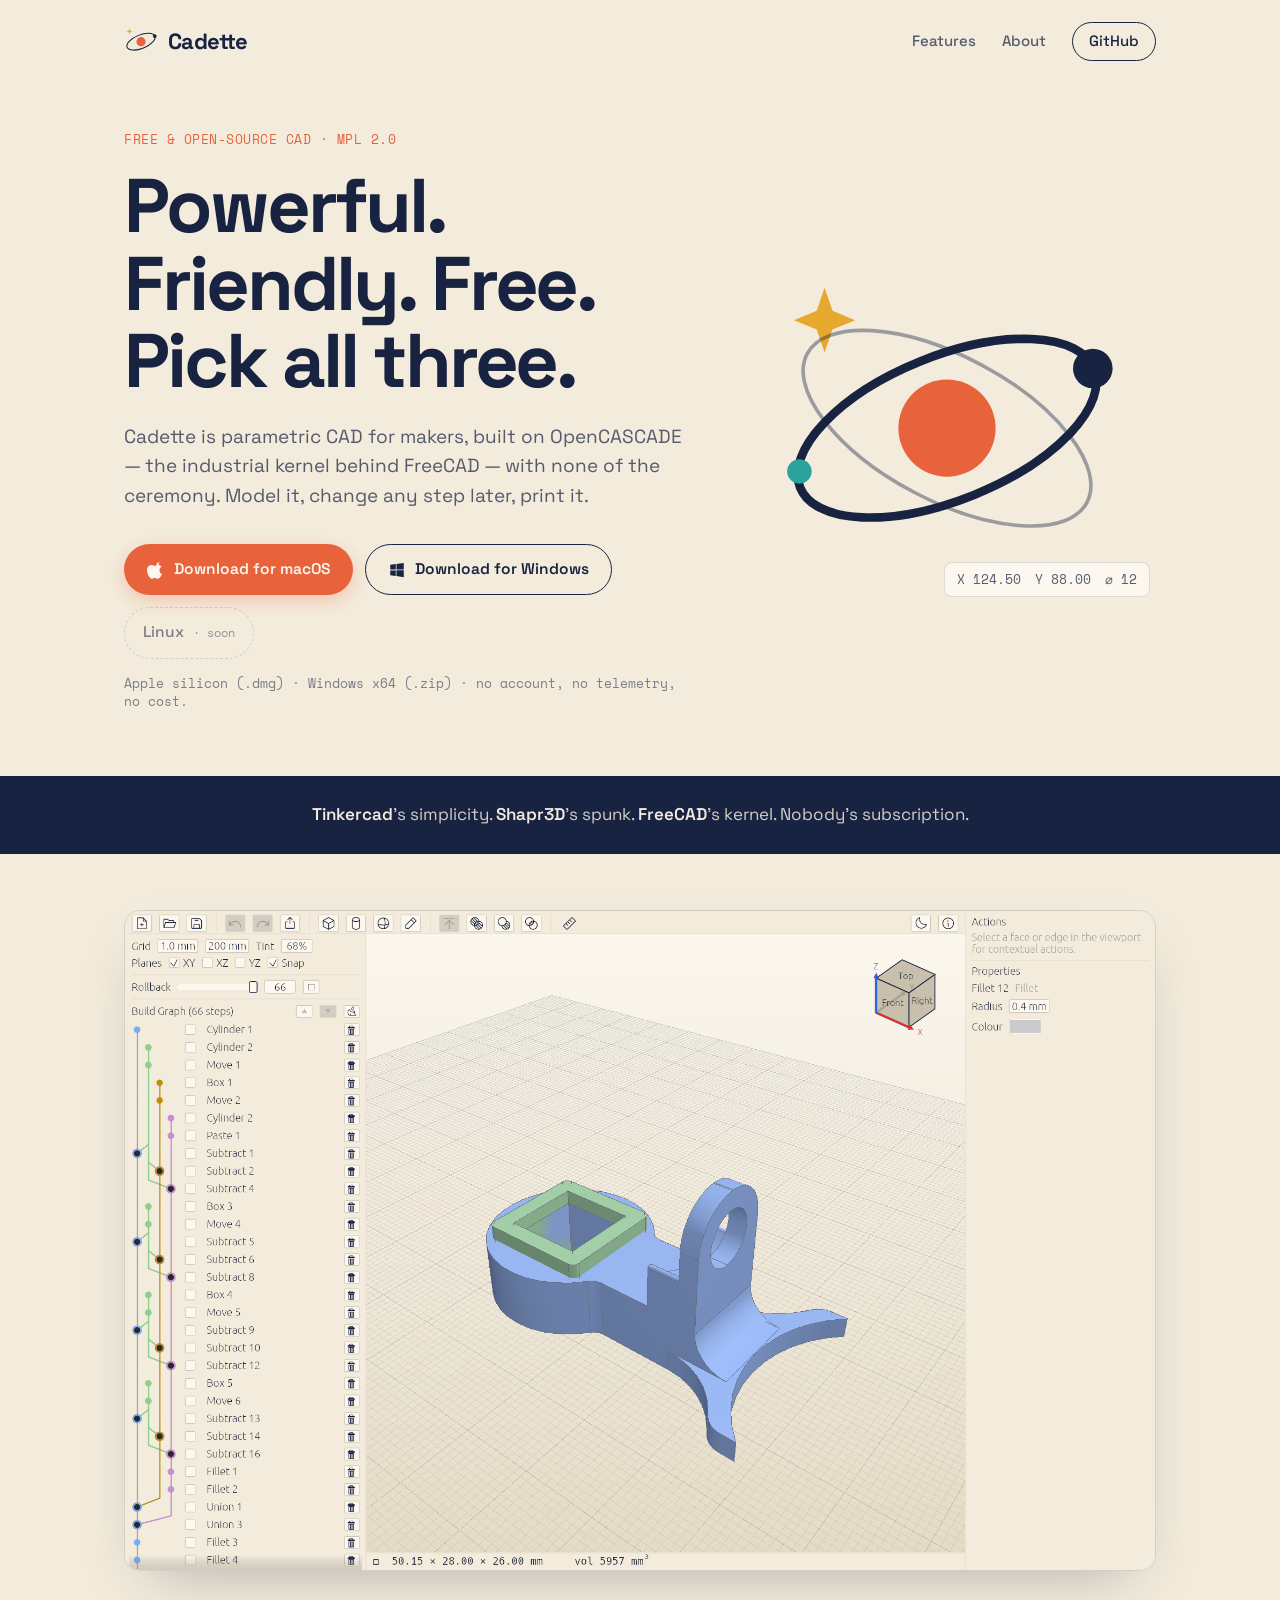
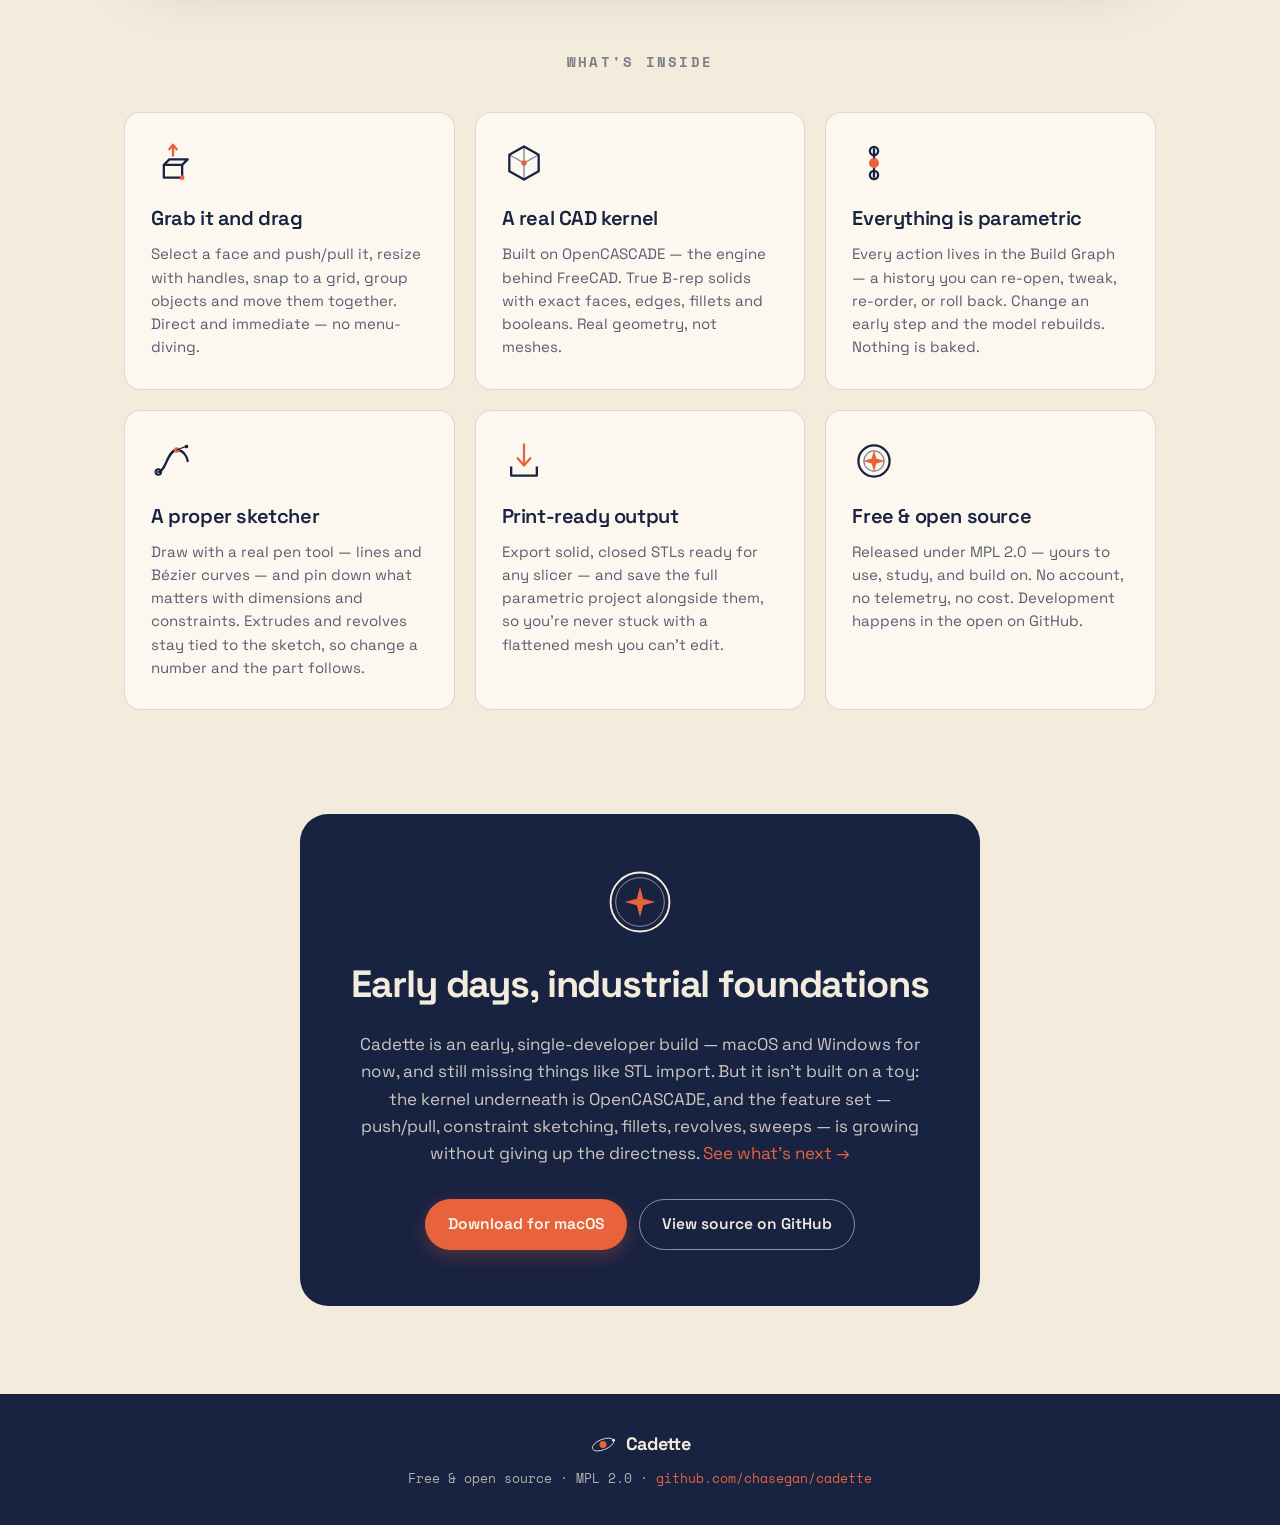
<file: docs/index.html>
<!DOCTYPE html>
<html lang="en">
<head>
  <meta charset="utf-8">
  <meta name="viewport" content="width=device-width, initial-scale=1">
  <title>Cadette — Free, open-source CAD for 3D printing</title>
  <meta name="description" content="Cadette is free, open-source parametric CAD for 3D printing. Powerful, friendly, and free — on a real B-rep kernel. Editable models, clean STL export.">

  <!-- Open Graph / social -->
  <meta property="og:type" content="website">
  <meta property="og:title" content="Cadette — Free, open-source CAD for 3D printing">
  <meta property="og:description" content="The directness of Tinkercad, on a real CAD kernel. Sketch, constrain, build — then export print-ready STLs.">
  <meta property="og:url" content="https://cadette.org">
  <meta name="twitter:card" content="summary">

  <link rel="icon" href="favicon.svg" type="image/svg+xml">

  <link rel="preconnect" href="https://fonts.googleapis.com">
  <link rel="preconnect" href="https://fonts.gstatic.com" crossorigin>
  <link href="https://fonts.googleapis.com/css2?family=Space+Grotesk:wght@400;500;600;700&family=Space+Mono:wght@400;700&display=swap" rel="stylesheet">

  <link rel="stylesheet" href="styles.css">
</head>
<body>

  <!-- ============================ HEADER ============================ -->
  <header class="site-header">
    <a class="brand" href="/" aria-label="Cadette home">
      <svg class="brand-mark" viewBox="0 0 100 100" width="34" height="34" aria-hidden="true">
        <path d="M16 13 L18.2 19.4 L24.5 22 L18.2 24.6 L16 31 L13.8 24.6 L7.5 22 L13.8 19.4 Z" fill="#E6A92E"></path>
        <ellipse cx="50" cy="52" rx="44" ry="20" fill="none" stroke="#182241" stroke-width="3" transform="rotate(-22 50 52)"></ellipse>
        <circle cx="50" cy="52" r="13.5" fill="#E8633C"></circle>
        <circle cx="90.5" cy="35.4" r="5.5" fill="#182241"></circle>
      </svg>
      <span class="brand-word">Cadette</span>
    </a>
    <nav class="site-nav">
      <a href="#features">Features</a>
      <a href="#about">About</a>
      <a class="nav-cta" href="https://github.com/chasegan/cadette" rel="noopener">GitHub</a>
    </nav>
  </header>

  <!-- ============================ HERO ============================ -->
  <main>
  <section class="hero">
    <div class="hero-copy">
      <p class="eyebrow">Free &amp; open-source CAD · MPL 2.0</p>
      <h1>Powerful. Friendly. Free.<br>Pick all three.</h1>
      <p class="lede">
        Cadette is parametric CAD for makers, built on OpenCASCADE — the industrial
        kernel behind FreeCAD — with none of the ceremony. Model it, change any step
        later, print it.
      </p>

      <div class="downloads">
        <a class="btn btn-primary" href="https://github.com/chasegan/cadette/releases/latest/download/cadette-macos-arm64.dmg" rel="noopener">
          <svg viewBox="0 0 24 24" width="18" height="18" aria-hidden="true" fill="currentColor"><path d="M16.5 1.7c0 1.1-.4 2.1-1.2 3-.8.9-1.8 1.5-2.9 1.4-.1-1.1.4-2.2 1.1-3 .8-.9 2-1.5 3-1.4zM20 17.3c-.5 1.2-.8 1.8-1.5 2.9-1 1.5-2.4 3.4-4.1 3.4-1.5 0-1.9-1-4-1-2 0-2.5 1-4 1-1.7 0-3-1.7-4-3.2-2.8-4.3-3.1-9.3-1.4-12 1.2-1.9 3.1-3 4.9-3 1.8 0 3 1 4.5 1 1.5 0 2.4-1 4.5-1 1.6 0 3.3.9 4.5 2.4-4 2.2-3.3 7.9.1 9.5z"/></svg>
          Download for macOS
        </a>
        <a class="btn btn-ghost" href="https://github.com/chasegan/cadette/releases/latest/download/cadette-windows-x64.zip" rel="noopener">
          <svg viewBox="0 0 24 24" width="18" height="18" aria-hidden="true" fill="currentColor"><path d="M3 5.1 10.4 4v7.3H3V5.1zM3 12.7h7.4V20L3 18.9v-6.2zM11.3 3.9 21 2.5v8.8h-9.7V3.9zM21 12.2v9.3l-9.7-1.4v-7.9H21z"/></svg>
          Download for Windows
        </a>
        <div class="btn-stub-group">
          <span class="btn btn-stub" aria-disabled="true">Linux <em>· soon</em></span>
        </div>
      </div>
      <p class="dl-note">Apple silicon (.dmg) · Windows x64 (.zip) · no account, no telemetry, no cost.</p>
    </div>

    <div class="hero-art" aria-hidden="true">
      <!-- Large Orbit mark, the primary brand mark -->
      <svg class="orbit" viewBox="0 0 100 100">
        <path d="M16 13 L18.2 19.4 L24.5 22 L18.2 24.6 L16 31 L13.8 24.6 L7.5 22 L13.8 19.4 Z" fill="#E6A92E"></path>
        <ellipse cx="50" cy="52" rx="44" ry="20" fill="none" stroke="#182241" stroke-width="2.4" transform="rotate(-22 50 52)"></ellipse>
        <ellipse cx="50" cy="52" rx="44" ry="20" fill="none" stroke="#182241" stroke-width="1" opacity="0.4" transform="rotate(28 50 52)"></ellipse>
        <circle cx="50" cy="52" r="13.5" fill="#E8633C"></circle>
        <circle cx="90.5" cy="35.4" r="5.5" fill="#182241"></circle>
        <circle cx="9" cy="64" r="3.4" fill="#2BA39C"></circle>
      </svg>
      <!-- console readout, in the brand's mono voice -->
      <div class="readout"><span>X 124.50</span><span>Y 88.00</span><span>&#8960; 12</span></div>
    </div>
  </section>

  <!-- ======================= POSITIONING ======================= -->
  <section class="strip">
    <p><strong>Tinkercad</strong>'s simplicity. <strong>Shapr3D</strong>'s spunk. <strong>FreeCAD</strong>'s kernel. Nobody's subscription.</p>
  </section>

  <!-- ======================= SCREENSHOT ======================= -->
  <section class="shot" aria-label="Cadette in action">
    <img src="modeler-light.png" width="1280" height="820" loading="lazy"
         alt="The Cadette modeler: the Build Graph on the left tracing a 66-step parametric history as colored lanes, a robot gauge bracket in the 3D viewport with its live measurements in the status bar, and the fillet properties panel on the right.">
  </section>

  <!-- ========================= FEATURES ========================= -->
  <section id="features" class="features">
    <h2 class="section-title">What's inside</h2>
    <div class="grid">

      <article class="card">
        <svg class="ico" viewBox="0 0 48 48" aria-hidden="true">
          <path d="M14 26 L14 40 L34 40 L34 26" fill="none" stroke="#182241" stroke-width="2.5" stroke-linejoin="round"/>
          <path d="M14 26 L20 20 L40 20 L34 26 Z" fill="none" stroke="#182241" stroke-width="2.5" stroke-linejoin="round"/>
          <line x1="24" y1="16" x2="24" y2="5" stroke="#E8633C" stroke-width="2.5" stroke-linecap="round"/>
          <path d="M20 9 L24 4 L28 9" fill="none" stroke="#E8633C" stroke-width="2.5" stroke-linecap="round" stroke-linejoin="round"/>
          <circle cx="34" cy="40" r="2.6" fill="#E8633C"/>
        </svg>
        <h3>Grab it and drag</h3>
        <p>Select a face and push/pull it, resize with handles, snap to a grid, group objects and move them together. Direct and immediate — no menu-diving.</p>
      </article>

      <article class="card">
        <svg class="ico" viewBox="0 0 48 48" aria-hidden="true">
          <path d="M24 6 L40 15 L40 33 L24 42 L8 33 L8 15 Z" fill="none" stroke="#182241" stroke-width="2.5" stroke-linejoin="round"/>
          <path d="M24 6 L24 24 L8 15 M24 24 L40 15 M24 24 L24 42" fill="none" stroke="#182241" stroke-width="1.4" opacity="0.55"/>
          <circle cx="24" cy="24" r="3" fill="#E8633C"/>
        </svg>
        <h3>A real CAD kernel</h3>
        <p>Built on OpenCASCADE — the engine behind FreeCAD. True B-rep solids with exact faces, edges, fillets and booleans. Real geometry, not meshes.</p>
      </article>

      <article class="card">
        <svg class="ico" viewBox="0 0 48 48" aria-hidden="true">
          <line x1="24" y1="8" x2="24" y2="40" stroke="#182241" stroke-width="2.5"/>
          <circle cx="24" cy="11" r="4.5" fill="none" stroke="#182241" stroke-width="2.5"/>
          <circle cx="24" cy="24" r="5.5" fill="#E8633C"/>
          <circle cx="24" cy="37" r="4.5" fill="none" stroke="#182241" stroke-width="2.5"/>
        </svg>
        <h3>Everything is parametric</h3>
        <p>Every action lives in the Build Graph — a history you can re-open, tweak, re-order, or roll back. Change an early step and the model rebuilds. Nothing is baked.</p>
      </article>

      <article class="card">
        <svg class="ico" viewBox="0 0 48 48" aria-hidden="true">
          <path d="M8 36 C 16 36, 18 12, 28 12 S 40 24, 40 24" fill="none" stroke="#182241" stroke-width="2.5" stroke-linecap="round"/>
          <circle cx="8" cy="36" r="3" fill="none" stroke="#182241" stroke-width="2.2"/>
          <circle cx="28" cy="12" r="3" fill="#E8633C"/>
          <line x1="28" y1="12" x2="38" y2="8" stroke="#182241" stroke-width="1.4"/>
          <rect x="37" y="6.5" width="3.5" height="3.5" fill="#182241"/>
        </svg>
        <h3>A proper sketcher</h3>
        <p>Draw with a real pen tool — lines and Bézier curves — and pin down what matters with dimensions and constraints. Extrudes and revolves stay tied to the sketch, so change a number and the part follows.</p>
      </article>

      <article class="card">
        <svg class="ico" viewBox="0 0 48 48" aria-hidden="true">
          <path d="M10 30 L10 40 L38 40 L38 30" fill="none" stroke="#182241" stroke-width="2.5" stroke-linejoin="round"/>
          <line x1="24" y1="6" x2="24" y2="28" stroke="#E8633C" stroke-width="2.5" stroke-linecap="round"/>
          <path d="M17 21 L24 29 L31 21" fill="none" stroke="#E8633C" stroke-width="2.5" stroke-linecap="round" stroke-linejoin="round"/>
        </svg>
        <h3>Print-ready output</h3>
        <p>Export solid, closed STLs ready for any slicer — and save the full parametric project alongside them, so you're never stuck with a flattened mesh you can't edit.</p>
      </article>

      <article class="card">
        <svg class="ico" viewBox="0 0 48 48" aria-hidden="true">
          <circle cx="24" cy="24" r="17" fill="none" stroke="#182241" stroke-width="2.5"/>
          <circle cx="24" cy="24" r="11" fill="none" stroke="#182241" stroke-width="1.3" opacity="0.55"/>
          <path d="M24 12 L26.6 21.4 L36 24 L26.6 26.6 L24 36 L21.4 26.6 L12 24 L21.4 21.4 Z" fill="#E8633C"/>
        </svg>
        <h3>Free &amp; open source</h3>
        <p>Released under MPL 2.0 — yours to use, study, and build on. No account, no telemetry, no cost. Development happens in the open on GitHub.</p>
      </article>

    </div>
  </section>

  <!-- ========================== ABOUT ========================== -->
  <section id="about" class="about">
    <div class="about-inner">
      <svg class="about-mark" viewBox="0 0 100 100" aria-hidden="true">
        <circle cx="50" cy="50" r="46" fill="none" stroke="#F3ECDC" stroke-width="3"></circle>
        <circle cx="50" cy="50" r="38" fill="none" stroke="#F3ECDC" stroke-width="1.4" opacity="0.6"></circle>
        <path d="M50 26 L55 45 L74 50 L55 55 L50 74 L45 55 L26 50 L45 45 Z" fill="#E8633C"></path>
      </svg>
      <h2>Early days, industrial foundations</h2>
      <p>
        Cadette is an early, single-developer build — macOS and Windows for now, and still
        missing things like STL import. But it isn't built on a toy: the kernel
        underneath is OpenCASCADE, and the feature set — push/pull, constraint
        sketching, fillets, revolves, sweeps — is growing without giving up the
        directness. <a href="https://github.com/chasegan/cadette/issues" rel="noopener">See what's next&nbsp;→</a>
      </p>
      <div class="about-cta">
        <a class="btn btn-primary" href="https://github.com/chasegan/cadette/releases/latest/download/cadette-macos-arm64.dmg" rel="noopener">Download for macOS</a>
        <a class="btn btn-ghost" href="https://github.com/chasegan/cadette" rel="noopener">View source on GitHub</a>
      </div>
    </div>
  </section>
  </main>

  <!-- ========================== FOOTER ========================== -->
  <footer class="site-footer">
    <div class="foot-brand">
      <svg viewBox="0 0 100 100" width="26" height="26" aria-hidden="true">
        <ellipse cx="50" cy="52" rx="44" ry="20" fill="none" stroke="#F3ECDC" stroke-width="3" transform="rotate(-22 50 52)"></ellipse>
        <circle cx="50" cy="52" r="13.5" fill="#E8633C"></circle>
        <circle cx="90.5" cy="35.4" r="5.5" fill="#F3ECDC"></circle>
      </svg>
      <span>Cadette</span>
    </div>
    <p class="foot-meta">
      Free &amp; open source · MPL 2.0 ·
      <a href="https://github.com/chasegan/cadette" rel="noopener">github.com/chasegan/cadette</a>
    </p>
  </footer>

</body>
</html>
</file>
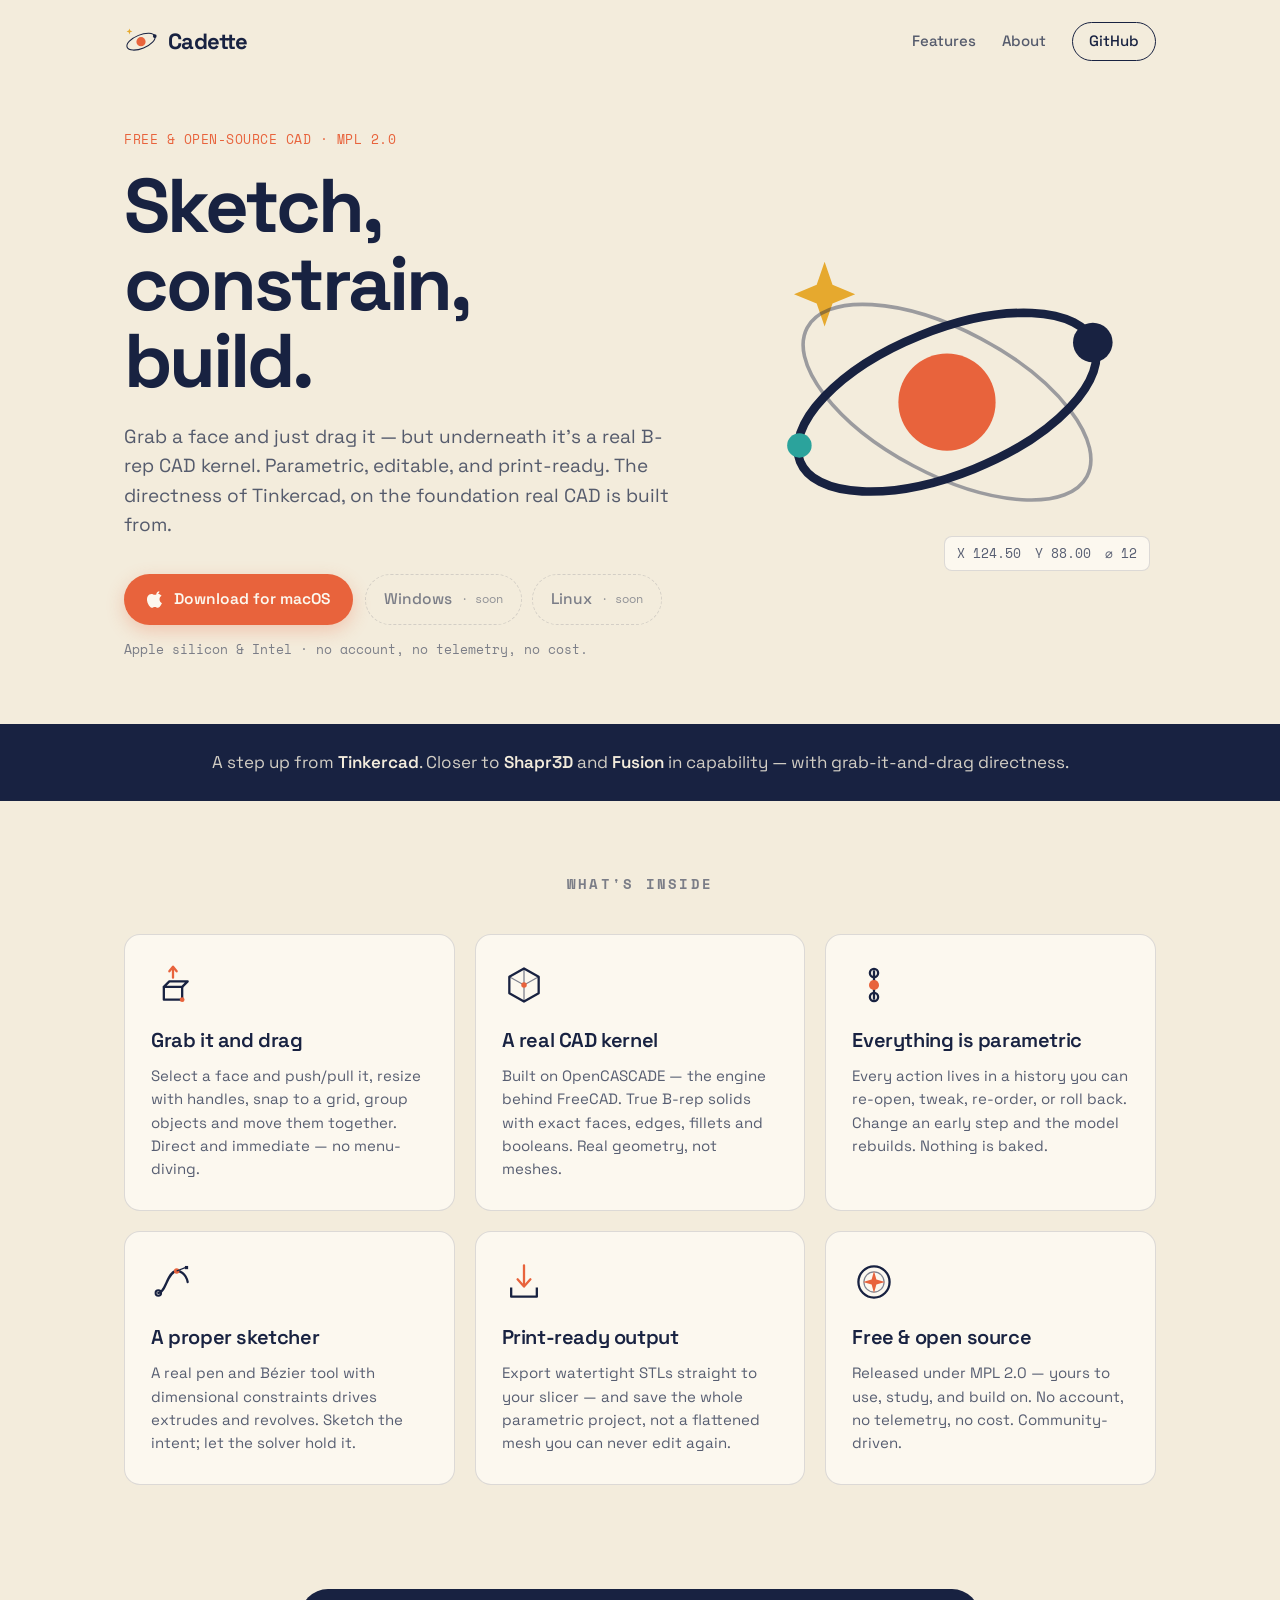
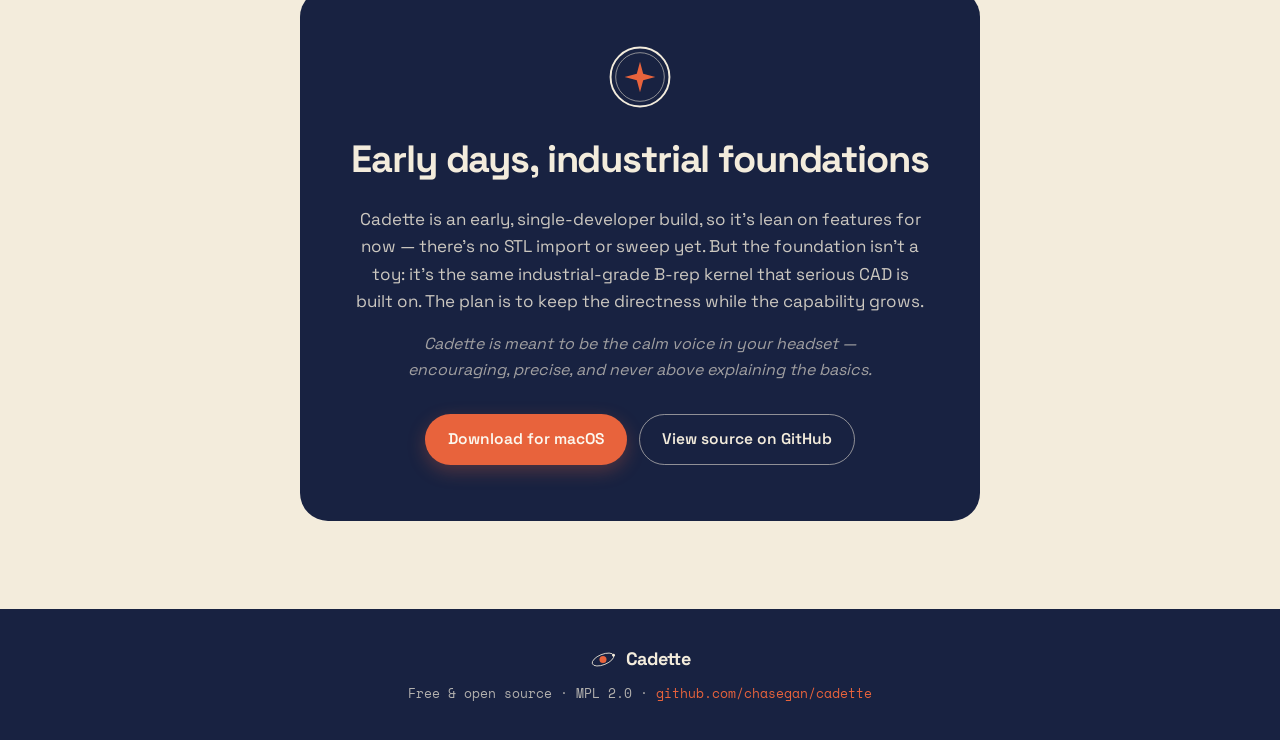
<file: site/index.html>
<!DOCTYPE html>
<html lang="en">
<head>
  <meta charset="utf-8">
  <meta name="viewport" content="width=device-width, initial-scale=1">
  <title>Cadette — Free, open-source CAD for 3D printing</title>
  <meta name="description" content="Cadette is free, open-source CAD that turns your ideas into print-ready STLs. Grab a face and drag — on a real B-rep CAD kernel. Parametric, editable, print-ready.">

  <!-- Open Graph / social -->
  <meta property="og:type" content="website">
  <meta property="og:title" content="Cadette — Free, open-source CAD for 3D printing">
  <meta property="og:description" content="The directness of Tinkercad, on a real CAD kernel. Sketch, constrain, build — then export print-ready STLs.">
  <meta property="og:url" content="https://cadette.org">
  <meta name="twitter:card" content="summary_large_image">

  <link rel="icon" href="favicon.svg" type="image/svg+xml">

  <link rel="preconnect" href="https://fonts.googleapis.com">
  <link rel="preconnect" href="https://fonts.gstatic.com" crossorigin>
  <link href="https://fonts.googleapis.com/css2?family=Space+Grotesk:wght@400;500;600;700&family=Space+Mono:wght@400;700&display=swap" rel="stylesheet">

  <link rel="stylesheet" href="styles.css">
</head>
<body>

  <!-- ============================ HEADER ============================ -->
  <header class="site-header">
    <a class="brand" href="/" aria-label="Cadette home">
      <svg class="brand-mark" viewBox="0 0 100 100" width="34" height="34" aria-hidden="true">
        <path d="M16 13 L18.2 19.4 L24.5 22 L18.2 24.6 L16 31 L13.8 24.6 L7.5 22 L13.8 19.4 Z" fill="#E6A92E"></path>
        <ellipse cx="50" cy="52" rx="44" ry="20" fill="none" stroke="#182241" stroke-width="3" transform="rotate(-22 50 52)"></ellipse>
        <circle cx="50" cy="52" r="13.5" fill="#E8633C"></circle>
        <circle cx="90.5" cy="35.4" r="5.5" fill="#182241"></circle>
      </svg>
      <span class="brand-word">Cadette</span>
    </a>
    <nav class="site-nav">
      <a href="#features">Features</a>
      <a href="#about">About</a>
      <a class="nav-cta" href="https://github.com/chasegan/cadette" rel="noopener">GitHub</a>
    </nav>
  </header>

  <!-- ============================ HERO ============================ -->
  <main>
  <section class="hero">
    <div class="hero-copy">
      <p class="eyebrow">Free &amp; open-source CAD · MPL 2.0</p>
      <h1>Sketch, constrain,<br>build.</h1>
      <p class="lede">
        Grab a face and just drag it — but underneath it's a real B-rep CAD kernel.
        Parametric, editable, and print-ready. The directness of Tinkercad, on the
        foundation real CAD is built from.
      </p>

      <div class="downloads">
        <a class="btn btn-primary" href="https://github.com/chasegan/cadette/releases/latest/download/Cadette-macOS.dmg" rel="noopener">
          <svg viewBox="0 0 24 24" width="18" height="18" aria-hidden="true" fill="currentColor"><path d="M16.5 1.7c0 1.1-.4 2.1-1.2 3-.8.9-1.8 1.5-2.9 1.4-.1-1.1.4-2.2 1.1-3 .8-.9 2-1.5 3-1.4zM20 17.3c-.5 1.2-.8 1.8-1.5 2.9-1 1.5-2.4 3.4-4.1 3.4-1.5 0-1.9-1-4-1-2 0-2.5 1-4 1-1.7 0-3-1.7-4-3.2-2.8-4.3-3.1-9.3-1.4-12 1.2-1.9 3.1-3 4.9-3 1.8 0 3 1 4.5 1 1.5 0 2.4-1 4.5-1 1.6 0 3.3.9 4.5 2.4-4 2.2-3.3 7.9.1 9.5z"/></svg>
          Download for macOS
        </a>
        <div class="btn-stub-group">
          <span class="btn btn-stub" aria-disabled="true">Windows <em>· soon</em></span>
          <span class="btn btn-stub" aria-disabled="true">Linux <em>· soon</em></span>
        </div>
      </div>
      <p class="dl-note">Apple silicon &amp; Intel · no account, no telemetry, no cost.</p>
    </div>

    <div class="hero-art" aria-hidden="true">
      <!-- Large Orbit mark, the primary brand mark -->
      <svg class="orbit" viewBox="0 0 100 100">
        <path d="M16 13 L18.2 19.4 L24.5 22 L18.2 24.6 L16 31 L13.8 24.6 L7.5 22 L13.8 19.4 Z" fill="#E6A92E"></path>
        <ellipse cx="50" cy="52" rx="44" ry="20" fill="none" stroke="#182241" stroke-width="2.4" transform="rotate(-22 50 52)"></ellipse>
        <ellipse cx="50" cy="52" rx="44" ry="20" fill="none" stroke="#182241" stroke-width="1" opacity="0.4" transform="rotate(28 50 52)"></ellipse>
        <circle cx="50" cy="52" r="13.5" fill="#E8633C"></circle>
        <circle cx="90.5" cy="35.4" r="5.5" fill="#182241"></circle>
        <circle cx="9" cy="64" r="3.4" fill="#2BA39C"></circle>
      </svg>
      <!-- console readout, in the brand's mono voice -->
      <div class="readout"><span>X 124.50</span><span>Y 88.00</span><span>&#8960; 12</span></div>
    </div>
  </section>

  <!-- ======================= POSITIONING ======================= -->
  <section class="strip">
    <p>A step up from <strong>Tinkercad</strong>. Closer to <strong>Shapr3D</strong> and <strong>Fusion</strong> in capability — with grab-it-and-drag directness.</p>
  </section>

  <!-- ========================= FEATURES ========================= -->
  <section id="features" class="features">
    <h2 class="section-title">What's inside</h2>
    <div class="grid">

      <article class="card">
        <svg class="ico" viewBox="0 0 48 48" aria-hidden="true">
          <path d="M14 26 L14 40 L34 40 L34 26" fill="none" stroke="#182241" stroke-width="2.5" stroke-linejoin="round"/>
          <path d="M14 26 L20 20 L40 20 L34 26 Z" fill="none" stroke="#182241" stroke-width="2.5" stroke-linejoin="round"/>
          <line x1="24" y1="16" x2="24" y2="5" stroke="#E8633C" stroke-width="2.5" stroke-linecap="round"/>
          <path d="M20 9 L24 4 L28 9" fill="none" stroke="#E8633C" stroke-width="2.5" stroke-linecap="round" stroke-linejoin="round"/>
          <circle cx="34" cy="40" r="2.6" fill="#E8633C"/>
        </svg>
        <h3>Grab it and drag</h3>
        <p>Select a face and push/pull it, resize with handles, snap to a grid, group objects and move them together. Direct and immediate — no menu-diving.</p>
      </article>

      <article class="card">
        <svg class="ico" viewBox="0 0 48 48" aria-hidden="true">
          <path d="M24 6 L40 15 L40 33 L24 42 L8 33 L8 15 Z" fill="none" stroke="#182241" stroke-width="2.5" stroke-linejoin="round"/>
          <path d="M24 6 L24 24 L8 15 M24 24 L40 15 M24 24 L24 42" fill="none" stroke="#182241" stroke-width="1.4" opacity="0.55"/>
          <circle cx="24" cy="24" r="3" fill="#E8633C"/>
        </svg>
        <h3>A real CAD kernel</h3>
        <p>Built on OpenCASCADE — the engine behind FreeCAD. True B-rep solids with exact faces, edges, fillets and booleans. Real geometry, not meshes.</p>
      </article>

      <article class="card">
        <svg class="ico" viewBox="0 0 48 48" aria-hidden="true">
          <line x1="24" y1="8" x2="24" y2="40" stroke="#182241" stroke-width="2.5"/>
          <circle cx="24" cy="11" r="4.5" fill="none" stroke="#182241" stroke-width="2.5"/>
          <circle cx="24" cy="24" r="5.5" fill="#E8633C"/>
          <circle cx="24" cy="37" r="4.5" fill="none" stroke="#182241" stroke-width="2.5"/>
        </svg>
        <h3>Everything is parametric</h3>
        <p>Every action lives in a history you can re-open, tweak, re-order, or roll back. Change an early step and the model rebuilds. Nothing is baked.</p>
      </article>

      <article class="card">
        <svg class="ico" viewBox="0 0 48 48" aria-hidden="true">
          <path d="M8 36 C 16 36, 18 12, 28 12 S 40 24, 40 24" fill="none" stroke="#182241" stroke-width="2.5" stroke-linecap="round"/>
          <circle cx="8" cy="36" r="3" fill="none" stroke="#182241" stroke-width="2.2"/>
          <circle cx="28" cy="12" r="3" fill="#E8633C"/>
          <line x1="28" y1="12" x2="38" y2="8" stroke="#182241" stroke-width="1.4"/>
          <rect x="37" y="6.5" width="3.5" height="3.5" fill="#182241"/>
        </svg>
        <h3>A proper sketcher</h3>
        <p>A real pen and Bézier tool with dimensional constraints drives extrudes and revolves. Sketch the intent; let the solver hold it.</p>
      </article>

      <article class="card">
        <svg class="ico" viewBox="0 0 48 48" aria-hidden="true">
          <path d="M10 30 L10 40 L38 40 L38 30" fill="none" stroke="#182241" stroke-width="2.5" stroke-linejoin="round"/>
          <line x1="24" y1="6" x2="24" y2="28" stroke="#E8633C" stroke-width="2.5" stroke-linecap="round"/>
          <path d="M17 21 L24 29 L31 21" fill="none" stroke="#E8633C" stroke-width="2.5" stroke-linecap="round" stroke-linejoin="round"/>
        </svg>
        <h3>Print-ready output</h3>
        <p>Export watertight STLs straight to your slicer — and save the whole parametric project, not a flattened mesh you can never edit again.</p>
      </article>

      <article class="card">
        <svg class="ico" viewBox="0 0 48 48" aria-hidden="true">
          <circle cx="24" cy="24" r="17" fill="none" stroke="#182241" stroke-width="2.5"/>
          <circle cx="24" cy="24" r="11" fill="none" stroke="#182241" stroke-width="1.3" opacity="0.55"/>
          <path d="M24 12 L26.6 21.4 L36 24 L26.6 26.6 L24 36 L21.4 26.6 L12 24 L21.4 21.4 Z" fill="#E8633C"/>
        </svg>
        <h3>Free &amp; open source</h3>
        <p>Released under MPL 2.0 — yours to use, study, and build on. No account, no telemetry, no cost. Community-driven.</p>
      </article>

    </div>
  </section>

  <!-- ========================== ABOUT ========================== -->
  <section id="about" class="about">
    <div class="about-inner">
      <svg class="about-mark" viewBox="0 0 100 100" aria-hidden="true">
        <circle cx="50" cy="50" r="46" fill="none" stroke="#F3ECDC" stroke-width="3"></circle>
        <circle cx="50" cy="50" r="38" fill="none" stroke="#F3ECDC" stroke-width="1.4" opacity="0.6"></circle>
        <path d="M50 26 L55 45 L74 50 L55 55 L50 74 L45 55 L26 50 L45 45 Z" fill="#E8633C"></path>
      </svg>
      <h2>Early days, industrial foundations</h2>
      <p>
        Cadette is an early, single-developer build, so it's lean on features for now —
        there's no STL import or sweep yet. But the foundation isn't a toy: it's the same
        industrial-grade B-rep kernel that serious CAD is built on. The plan is to keep the
        directness while the capability grows.
      </p>
      <p class="voice">
        Cadette is meant to be the calm voice in your headset — encouraging, precise, and
        never above explaining the basics.
      </p>
      <div class="about-cta">
        <a class="btn btn-primary" href="https://github.com/chasegan/cadette/releases/latest/download/Cadette-macOS.dmg" rel="noopener">Download for macOS</a>
        <a class="btn btn-ghost" href="https://github.com/chasegan/cadette" rel="noopener">View source on GitHub</a>
      </div>
    </div>
  </section>
  </main>

  <!-- ========================== FOOTER ========================== -->
  <footer class="site-footer">
    <div class="foot-brand">
      <svg viewBox="0 0 100 100" width="26" height="26" aria-hidden="true">
        <ellipse cx="50" cy="52" rx="44" ry="20" fill="none" stroke="#F3ECDC" stroke-width="3" transform="rotate(-22 50 52)"></ellipse>
        <circle cx="50" cy="52" r="13.5" fill="#E8633C"></circle>
        <circle cx="90.5" cy="35.4" r="5.5" fill="#F3ECDC"></circle>
      </svg>
      <span>Cadette</span>
    </div>
    <p class="foot-meta">
      Free &amp; open source · MPL 2.0 ·
      <a href="https://github.com/chasegan/cadette" rel="noopener">github.com/chasegan/cadette</a>
    </p>
  </footer>

</body>
</html>
</file>
<file: docs/styles.css>
/* ============================================================
   Cadette — landing page
   Palette & type from the Cadette Brand Guide.
   ============================================================ */

:root {
  --navy:   #182241;  /* deep space — primary text & lines       */
  --paper:  #F3ECDC;  /* warm paper — background                 */
  --cream:  #FCF8EF;  /* off-white — cards                       */
  --coral:  #E8633C;  /* accent — primary signal light          */
  --amber:  #E6A92E;  /* accent — gold sparkle                   */
  --teal:   #2BA39C;  /* accent — secondary signal              */

  --ink-70: rgba(24, 34, 65, 0.72);
  --ink-55: rgba(24, 34, 65, 0.55);
  --line:   rgba(24, 34, 65, 0.14);

  --maxw: 1080px;
  --radius: 16px;
  --font-display: 'Space Grotesk', -apple-system, BlinkMacSystemFont, sans-serif;
  --font-mono: 'Space Mono', ui-monospace, SFMono-Regular, Menlo, monospace;
}

* { margin: 0; padding: 0; box-sizing: border-box; }

html { scroll-behavior: smooth; }

html, body { max-width: 100%; overflow-x: hidden; }

body {
  font-family: var(--font-display);
  background: var(--paper);
  color: var(--navy);
  line-height: 1.5;
  -webkit-font-smoothing: antialiased;
  text-rendering: optimizeLegibility;
}

a { color: inherit; }

/* ----------------------------- HEADER ----------------------------- */
.site-header {
  display: flex;
  align-items: center;
  justify-content: space-between;
  max-width: var(--maxw);
  margin: 0 auto;
  padding: 22px 24px;
}
.brand { display: flex; align-items: center; gap: 10px; text-decoration: none; }
.brand-word {
  font-weight: 700;
  font-size: 22px;
  letter-spacing: -0.03em;
}
.site-nav { display: flex; align-items: center; gap: 26px; }
.site-nav a {
  text-decoration: none;
  font-size: 15px;
  font-weight: 500;
  color: var(--ink-70);
  transition: color 0.15s ease;
}
.site-nav a:hover { color: var(--navy); }
.nav-cta {
  border: 1.5px solid var(--navy);
  border-radius: 999px;
  padding: 7px 16px;
  color: var(--navy) !important;
}
.nav-cta:hover { background: var(--navy); color: var(--paper) !important; }

/* ------------------------------ HERO ------------------------------ */
.hero {
  max-width: var(--maxw);
  margin: 0 auto;
  padding: 48px 24px 64px;
  display: grid;
  grid-template-columns: 1.15fr 0.85fr;
  gap: 48px;
  align-items: center;
}
.eyebrow {
  font-family: var(--font-mono);
  font-size: 12.5px;
  letter-spacing: 0.04em;
  text-transform: uppercase;
  color: var(--coral);
  margin-bottom: 18px;
}
.hero h1 {
  font-size: clamp(32px, 8vw, 76px);
  line-height: 1.02;
  letter-spacing: -0.04em;
  font-weight: 700;
  margin-bottom: 22px;
}
.lede {
  font-size: 19px;
  line-height: 1.55;
  color: var(--ink-70);
  max-width: 30em;
  margin-bottom: 34px;
}

/* downloads */
.downloads { display: flex; flex-wrap: wrap; align-items: center; gap: 12px; }
.btn {
  display: inline-flex;
  align-items: center;
  gap: 9px;
  font-family: var(--font-display);
  font-size: 15.5px;
  font-weight: 600;
  border-radius: 999px;
  padding: 13px 22px;
  text-decoration: none;
  cursor: pointer;
  border: 1.5px solid transparent;
  transition: transform 0.12s ease, box-shadow 0.15s ease, background 0.15s ease;
}
.btn-primary {
  background: var(--coral);
  color: var(--cream);
  box-shadow: 0 6px 18px rgba(232, 99, 60, 0.28);
}
.btn-primary:hover { transform: translateY(-1px); box-shadow: 0 9px 24px rgba(232, 99, 60, 0.36); }
.btn-ghost { border-color: var(--navy); color: var(--navy); }
.btn-ghost:hover { background: var(--navy); color: var(--paper); }

.btn-stub-group { display: flex; gap: 10px; }
.btn-stub {
  background: transparent;
  border: 1.5px dashed var(--line);
  color: var(--ink-55);
  cursor: not-allowed;
  font-weight: 500;
  padding: 13px 18px;
}
.btn-stub em { font-style: normal; font-family: var(--font-mono); font-size: 12px; opacity: 0.8; }

.dl-note {
  margin-top: 16px;
  font-family: var(--font-mono);
  font-size: 12.5px;
  color: var(--ink-55);
}

/* hero art */
.hero-art { position: relative; display: flex; align-items: center; justify-content: center; }
.orbit { width: 100%; max-width: 360px; height: auto; }
.readout {
  position: absolute;
  bottom: 4px;
  right: 6px;
  display: flex;
  gap: 14px;
  font-family: var(--font-mono);
  font-size: 13px;
  color: var(--ink-70);
  background: var(--cream);
  border: 1px solid var(--line);
  border-radius: 8px;
  padding: 7px 12px;
}

/* --------------------------- POSITIONING -------------------------- */
.strip {
  background: var(--navy);
  color: var(--paper);
  text-align: center;
}
.strip p {
  max-width: var(--maxw);
  margin: 0 auto;
  padding: 26px 24px;
  font-size: 17px;
  color: rgba(243, 236, 220, 0.85);
}
.strip strong { color: var(--paper); font-weight: 600; }

/* ---------------------------- FEATURES ---------------------------- */
.features { max-width: var(--maxw); margin: 0 auto; padding: 72px 24px 24px; }
.section-title {
  font-size: 14px;
  font-family: var(--font-mono);
  text-transform: uppercase;
  letter-spacing: 0.16em;
  color: var(--ink-55);
  text-align: center;
  margin-bottom: 40px;
}
.grid {
  display: grid;
  grid-template-columns: repeat(3, 1fr);
  gap: 20px;
}
.card {
  background: var(--cream);
  border: 1px solid var(--line);
  border-radius: var(--radius);
  padding: 28px 26px 30px;
  transition: transform 0.15s ease, box-shadow 0.2s ease;
}
.card:hover { transform: translateY(-3px); box-shadow: 0 14px 30px rgba(24, 34, 65, 0.08); }
.ico { width: 44px; height: 44px; margin-bottom: 18px; display: block; }
.card h3 { font-size: 20px; font-weight: 600; letter-spacing: -0.02em; margin-bottom: 9px; }
.card p { font-size: 15px; color: var(--ink-70); line-height: 1.55; }

/* --------------------------- SCREENSHOT ---------------------------- */
.shot { max-width: var(--maxw); margin: 0 auto; padding: 56px 24px 8px; }
.shot img {
  display: block;
  width: 100%;
  height: auto;
  border-radius: var(--radius);
  border: 1px solid var(--line);
  box-shadow: 0 24px 60px -28px rgba(24, 34, 65, 0.35);
}

/* ----------------------------- ABOUT ------------------------------ */
.about { padding: 80px 24px 88px; }
.about-inner {
  max-width: 680px;
  margin: 0 auto;
  background: var(--navy);
  color: var(--paper);
  border-radius: 28px;
  padding: 56px 48px;
  text-align: center;
}
.about-mark { width: 64px; height: 64px; margin: 0 auto 22px; display: block; }
.about h2 { font-size: clamp(28px, 4vw, 38px); letter-spacing: -0.03em; margin-bottom: 18px; }
.about p { font-size: 17px; line-height: 1.6; color: rgba(243, 236, 220, 0.82); max-width: 52ch; margin: 0 auto 16px; }
.about p a { color: var(--coral); text-decoration: none; }
.about p a:hover { text-decoration: underline; }
.about-cta { display: flex; flex-wrap: wrap; gap: 12px; justify-content: center; margin-top: 32px; }
.about .btn-ghost { border-color: rgba(243, 236, 220, 0.55); color: var(--paper); }
.about .btn-ghost:hover { background: var(--paper); color: var(--navy); }

/* ----------------------------- FOOTER ----------------------------- */
.site-footer {
  background: var(--navy);
  color: var(--paper);
  padding: 36px 24px;
  display: flex;
  flex-direction: column;
  align-items: center;
  gap: 12px;
}
.foot-brand { display: flex; align-items: center; gap: 10px; font-weight: 700; font-size: 18px; letter-spacing: -0.02em; }
.foot-meta { font-family: var(--font-mono); font-size: 13px; color: rgba(243, 236, 220, 0.7); text-align: center; }
.foot-meta a { color: var(--coral); text-decoration: none; }
.foot-meta a:hover { text-decoration: underline; }

/* --------------------------- RESPONSIVE --------------------------- */
@media (max-width: 860px) {
  .hero { grid-template-columns: 1fr; gap: 28px; padding-top: 28px; }
  .hero-art { order: -1; flex-direction: column; gap: 14px; }
  .orbit { max-width: 240px; }
  .readout { position: static; align-self: center; }
  .grid { grid-template-columns: repeat(2, 1fr); }
}
@media (max-width: 560px) {
  .site-nav { gap: 16px; }
  .site-nav a:not(.nav-cta) { display: none; }
  .grid { grid-template-columns: 1fr; }
  .about-inner { padding: 40px 26px; }
  .downloads { gap: 10px; }
  .btn-stub-group { width: 100%; }
}

@media (prefers-reduced-motion: reduce) {
  * { scroll-behavior: auto !important; transition: none !important; }
}
</file>
<file: site/styles.css>
/* ============================================================
   Cadette — landing page
   Palette & type from the Cadette Brand Guide.
   ============================================================ */

:root {
  --navy:   #182241;  /* deep space — primary text & lines       */
  --paper:  #F3ECDC;  /* warm paper — background                 */
  --cream:  #FCF8EF;  /* off-white — cards                       */
  --coral:  #E8633C;  /* accent — primary signal light          */
  --amber:  #E6A92E;  /* accent — gold sparkle                   */
  --teal:   #2BA39C;  /* accent — secondary signal              */

  --ink-70: rgba(24, 34, 65, 0.72);
  --ink-55: rgba(24, 34, 65, 0.55);
  --line:   rgba(24, 34, 65, 0.14);

  --maxw: 1080px;
  --radius: 16px;
  --font-display: 'Space Grotesk', -apple-system, BlinkMacSystemFont, sans-serif;
  --font-mono: 'Space Mono', ui-monospace, SFMono-Regular, Menlo, monospace;
}

* { margin: 0; padding: 0; box-sizing: border-box; }

html { scroll-behavior: smooth; }

html, body { max-width: 100%; overflow-x: hidden; }

body {
  font-family: var(--font-display);
  background: var(--paper);
  color: var(--navy);
  line-height: 1.5;
  -webkit-font-smoothing: antialiased;
  text-rendering: optimizeLegibility;
}

a { color: inherit; }

/* ----------------------------- HEADER ----------------------------- */
.site-header {
  display: flex;
  align-items: center;
  justify-content: space-between;
  max-width: var(--maxw);
  margin: 0 auto;
  padding: 22px 24px;
}
.brand { display: flex; align-items: center; gap: 10px; text-decoration: none; }
.brand-word {
  font-weight: 700;
  font-size: 22px;
  letter-spacing: -0.03em;
}
.site-nav { display: flex; align-items: center; gap: 26px; }
.site-nav a {
  text-decoration: none;
  font-size: 15px;
  font-weight: 500;
  color: var(--ink-70);
  transition: color 0.15s ease;
}
.site-nav a:hover { color: var(--navy); }
.nav-cta {
  border: 1.5px solid var(--navy);
  border-radius: 999px;
  padding: 7px 16px;
  color: var(--navy) !important;
}
.nav-cta:hover { background: var(--navy); color: var(--paper) !important; }

/* ------------------------------ HERO ------------------------------ */
.hero {
  max-width: var(--maxw);
  margin: 0 auto;
  padding: 48px 24px 64px;
  display: grid;
  grid-template-columns: 1.15fr 0.85fr;
  gap: 48px;
  align-items: center;
}
.eyebrow {
  font-family: var(--font-mono);
  font-size: 12.5px;
  letter-spacing: 0.04em;
  text-transform: uppercase;
  color: var(--coral);
  margin-bottom: 18px;
}
.hero h1 {
  font-size: clamp(32px, 8vw, 76px);
  line-height: 1.02;
  letter-spacing: -0.04em;
  font-weight: 700;
  margin-bottom: 22px;
}
.lede {
  font-size: 19px;
  line-height: 1.55;
  color: var(--ink-70);
  max-width: 30em;
  margin-bottom: 34px;
}

/* downloads */
.downloads { display: flex; flex-wrap: wrap; align-items: center; gap: 12px; }
.btn {
  display: inline-flex;
  align-items: center;
  gap: 9px;
  font-family: var(--font-display);
  font-size: 15.5px;
  font-weight: 600;
  border-radius: 999px;
  padding: 13px 22px;
  text-decoration: none;
  cursor: pointer;
  border: 1.5px solid transparent;
  transition: transform 0.12s ease, box-shadow 0.15s ease, background 0.15s ease;
}
.btn-primary {
  background: var(--coral);
  color: var(--cream);
  box-shadow: 0 6px 18px rgba(232, 99, 60, 0.28);
}
.btn-primary:hover { transform: translateY(-1px); box-shadow: 0 9px 24px rgba(232, 99, 60, 0.36); }
.btn-ghost { border-color: var(--navy); color: var(--navy); }
.btn-ghost:hover { background: var(--navy); color: var(--paper); }

.btn-stub-group { display: flex; gap: 10px; }
.btn-stub {
  background: transparent;
  border: 1.5px dashed var(--line);
  color: var(--ink-55);
  cursor: not-allowed;
  font-weight: 500;
  padding: 13px 18px;
}
.btn-stub em { font-style: normal; font-family: var(--font-mono); font-size: 12px; opacity: 0.8; }

.dl-note {
  margin-top: 16px;
  font-family: var(--font-mono);
  font-size: 12.5px;
  color: var(--ink-55);
}

/* hero art */
.hero-art { position: relative; display: flex; align-items: center; justify-content: center; }
.orbit { width: 100%; max-width: 360px; height: auto; }
.readout {
  position: absolute;
  bottom: 4px;
  right: 6px;
  display: flex;
  gap: 14px;
  font-family: var(--font-mono);
  font-size: 13px;
  color: var(--ink-70);
  background: var(--cream);
  border: 1px solid var(--line);
  border-radius: 8px;
  padding: 7px 12px;
}

/* --------------------------- POSITIONING -------------------------- */
.strip {
  background: var(--navy);
  color: var(--paper);
  text-align: center;
}
.strip p {
  max-width: var(--maxw);
  margin: 0 auto;
  padding: 26px 24px;
  font-size: 17px;
  color: rgba(243, 236, 220, 0.85);
}
.strip strong { color: var(--paper); font-weight: 600; }

/* ---------------------------- FEATURES ---------------------------- */
.features { max-width: var(--maxw); margin: 0 auto; padding: 72px 24px 24px; }
.section-title {
  font-size: 14px;
  font-family: var(--font-mono);
  text-transform: uppercase;
  letter-spacing: 0.16em;
  color: var(--ink-55);
  text-align: center;
  margin-bottom: 40px;
}
.grid {
  display: grid;
  grid-template-columns: repeat(3, 1fr);
  gap: 20px;
}
.card {
  background: var(--cream);
  border: 1px solid var(--line);
  border-radius: var(--radius);
  padding: 28px 26px 30px;
  transition: transform 0.15s ease, box-shadow 0.2s ease;
}
.card:hover { transform: translateY(-3px); box-shadow: 0 14px 30px rgba(24, 34, 65, 0.08); }
.ico { width: 44px; height: 44px; margin-bottom: 18px; display: block; }
.card h3 { font-size: 20px; font-weight: 600; letter-spacing: -0.02em; margin-bottom: 9px; }
.card p { font-size: 15px; color: var(--ink-70); line-height: 1.55; }

/* ----------------------------- ABOUT ------------------------------ */
.about { padding: 80px 24px 88px; }
.about-inner {
  max-width: 680px;
  margin: 0 auto;
  background: var(--navy);
  color: var(--paper);
  border-radius: 28px;
  padding: 56px 48px;
  text-align: center;
}
.about-mark { width: 64px; height: 64px; margin: 0 auto 22px; display: block; }
.about h2 { font-size: clamp(28px, 4vw, 38px); letter-spacing: -0.03em; margin-bottom: 18px; }
.about p { font-size: 17px; line-height: 1.6; color: rgba(243, 236, 220, 0.82); max-width: 52ch; margin: 0 auto 16px; }
.about .voice {
  font-style: italic;
  color: rgba(243, 236, 220, 0.62);
  font-size: 16px;
}
.about-cta { display: flex; flex-wrap: wrap; gap: 12px; justify-content: center; margin-top: 32px; }
.about .btn-ghost { border-color: rgba(243, 236, 220, 0.55); color: var(--paper); }
.about .btn-ghost:hover { background: var(--paper); color: var(--navy); }

/* ----------------------------- FOOTER ----------------------------- */
.site-footer {
  background: var(--navy);
  color: var(--paper);
  padding: 36px 24px;
  display: flex;
  flex-direction: column;
  align-items: center;
  gap: 12px;
}
.foot-brand { display: flex; align-items: center; gap: 10px; font-weight: 700; font-size: 18px; letter-spacing: -0.02em; }
.foot-meta { font-family: var(--font-mono); font-size: 13px; color: rgba(243, 236, 220, 0.7); text-align: center; }
.foot-meta a { color: var(--coral); text-decoration: none; }
.foot-meta a:hover { text-decoration: underline; }

/* --------------------------- RESPONSIVE --------------------------- */
@media (max-width: 860px) {
  .hero { grid-template-columns: 1fr; gap: 28px; padding-top: 28px; }
  .hero-art { order: -1; flex-direction: column; gap: 14px; }
  .orbit { max-width: 240px; }
  .readout { position: static; align-self: center; }
  .grid { grid-template-columns: repeat(2, 1fr); }
}
@media (max-width: 560px) {
  .site-nav { gap: 16px; }
  .site-nav a:not(.nav-cta) { display: none; }
  .grid { grid-template-columns: 1fr; }
  .about-inner { padding: 40px 26px; }
  .downloads { gap: 10px; }
  .btn-stub-group { width: 100%; }
}

@media (prefers-reduced-motion: reduce) {
  * { scroll-behavior: auto !important; transition: none !important; }
}
</file>
